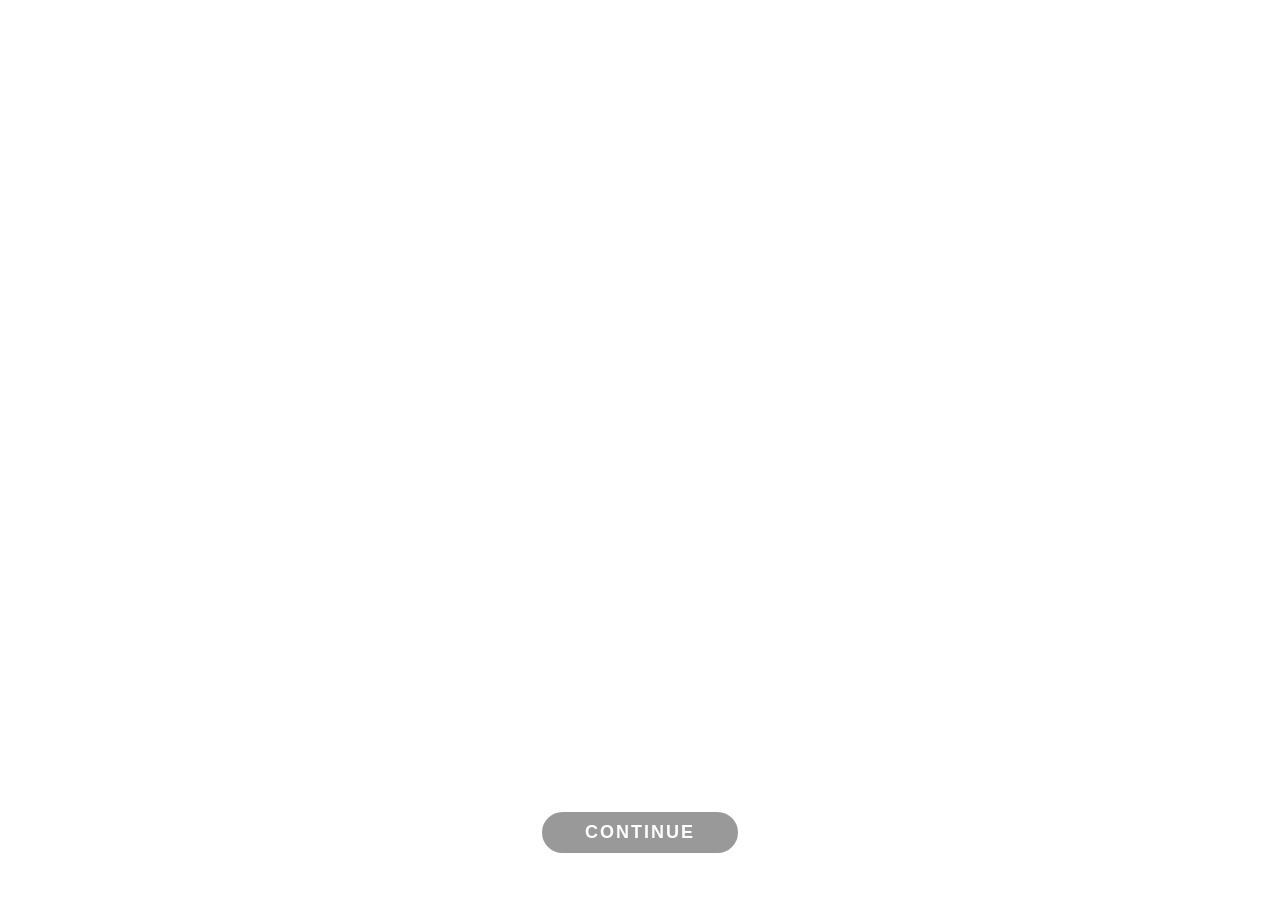
<file: index.html>
<!DOCTYPE html>
<html lang="en">
<head>
    <meta charset="UTF-8">
    <meta name="viewport" content="width=device-width, initial-scale=1.0">
    <title>Document</title>
    <link rel="stylesheet" href="style.css">
    <link rel="preconnect" href="https://fonts.googleapis.com">
<link rel="preconnect" href="https://fonts.gstatic.com" crossorigin>
<link href="https://fonts.googleapis.com/css2?family=Bebas+Neue&family=Dancing+Script:wght@400..700&display=swap" rel="stylesheet">
</head>
<body>
    <div class="pages">
        <video autoplay muted loop id="bg-video">
            <source src="earthvid.mp4" type="video/mp4">
        </video>
        
        <h1 style="margin:0; letter-spacing: 2px; font-size: clamp(20px, 5vw, 35px); color: white; font-family: 'Poppins', sans-serif;"> HAPPY </h1>
        <h1 style="margin:0; letter-spacing: 2px; font-size: clamp(20px, 5vw, 35px); color: white; font-family: 'Poppins', sans-serif;"> WORLD ENVIRONMENT DAY </h1>
       
       <button class="nav-btn">
        <a href="intropage.html">CONTINUE</a></button>
   </div>
</body>
</file>
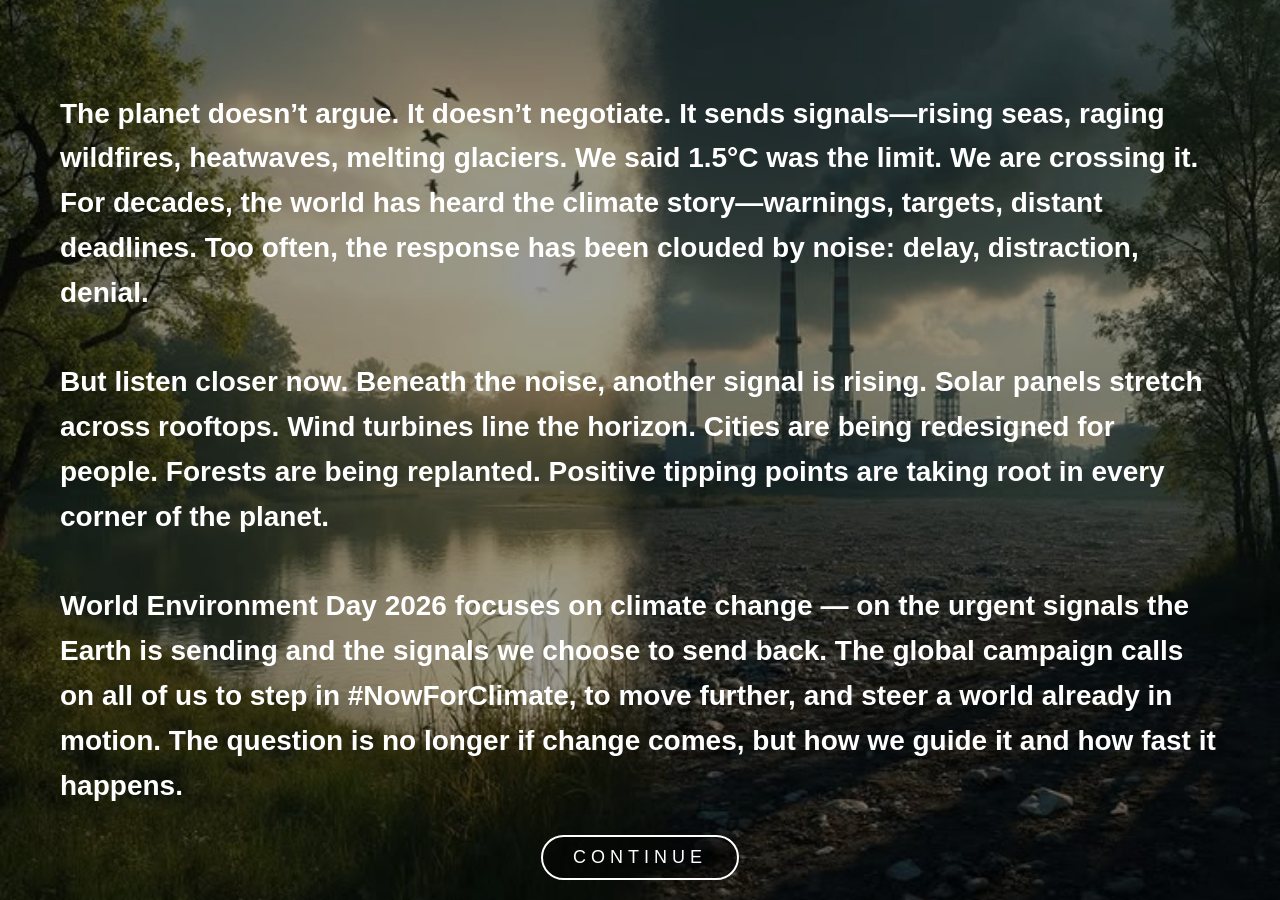
<file: intropage.html>
<!DOCTYPE html>
<html lang="en">
<head>
    <meta charset="UTF-8">
    <meta name="viewport" content="width=device-width, initial-scale=1.0">
    <title>Document</title>
    <link rel="stylesheet" href="style.css">
    <link rel="preconnect" href="https://fonts.googleapis.com">
<link rel="preconnect" href="https://fonts.gstatic.com" crossorigin>
<link href="https://fonts.googleapis.com/css2?family=Bebas+Neue&family=Dancing+Script:wght@400..700&display=swap" rel="stylesheet">
</head>
<body>
    <div class="intropage">
    <h2 style="line-height: 1.6; font-size: clamp(14px, 3.5vw, 28px); padding: 20px; overflow-y: auto;">
    The planet doesn’t argue. It doesn’t negotiate. It sends signals—rising seas, raging wildfires, heatwaves, melting glaciers. 
    We said 1.5°C was the limit. We are crossing it.
    <br>
    For decades, the world has heard the climate story—warnings, targets, distant deadlines. Too often, the response has been 
    clouded by noise: delay, distraction, denial.
    <br>
    <br>
    But listen closer now. Beneath the noise, another signal is rising. Solar panels stretch across rooftops. Wind turbines line 
    the horizon. Cities are being redesigned for people. Forests are being replanted. Positive tipping points are taking root in 
    every corner of the planet.
    <br>
    <br>
    World Environment Day 2026 focuses on climate change — on the urgent signals the Earth is sending and the signals we choose 
    to send back. The global campaign calls on all of us to step in #NowForClimate, to move further, and steer a world already 
    in motion. The question is no longer if change comes, but how we guide it and how fast it happens.
    </h2>
    <button style="position: absolute; bottom: 20px; left: 50%; transform: translateX(-50%); background: rgba(0,0,0,0.4); z-index: 10;">
        <a href="options.html">CONTINUE</a>
        </button>
    </div>
</body>
</file>
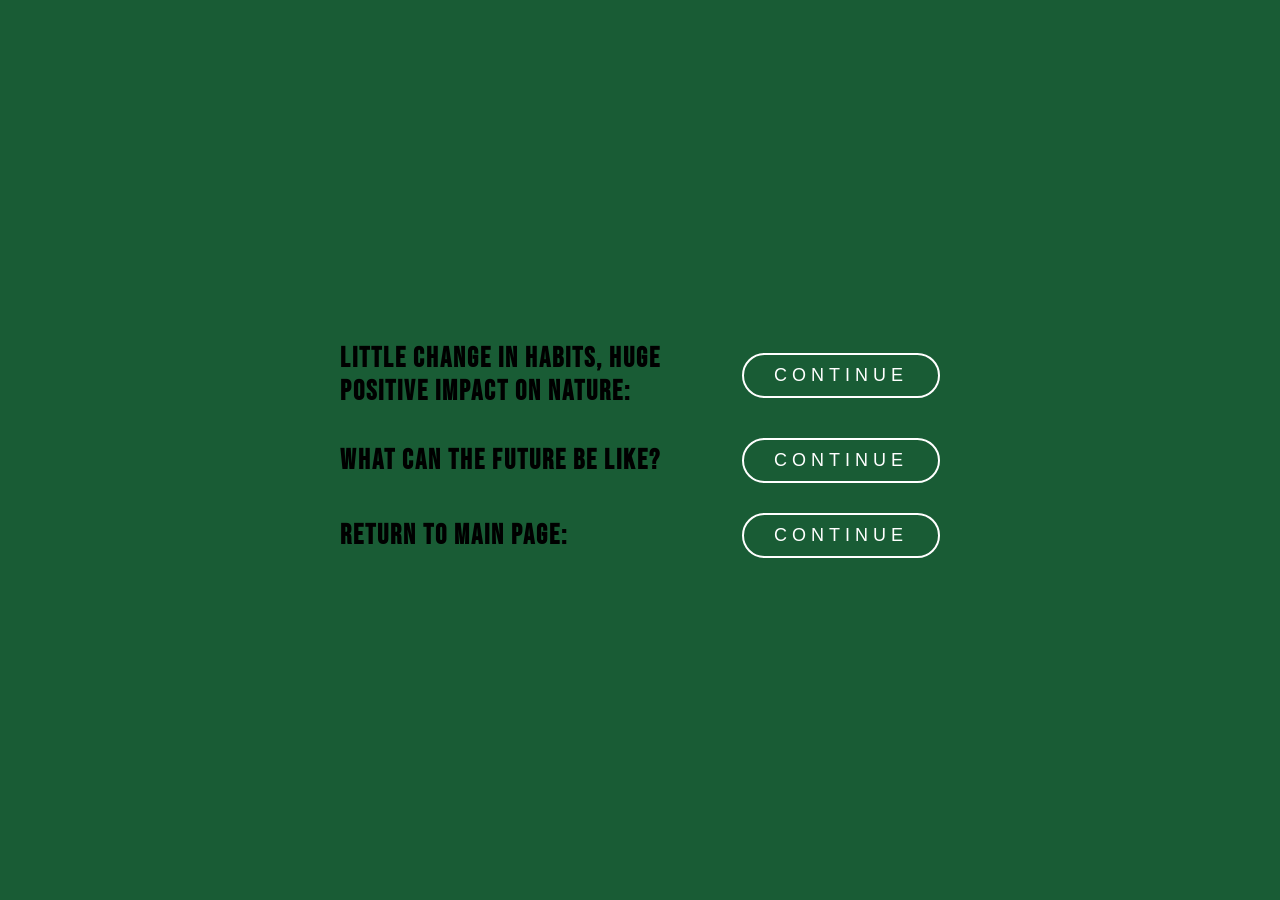
<file: options.html>
<!DOCTYPE html>
<html lang="en">
<head>
    <meta charset="UTF-8">
    <meta name="viewport" content="width=device-width, initial-scale=1.0">
    <title>Document</title>
    <link rel="stylesheet" href="style.css">
    <link rel="preconnect" href="https://fonts.googleapis.com">
    <link rel="preconnect" href="https://fonts.gstatic.com" crossorigin>
    <link href="https://fonts.googleapis.com/css2?family=Bebas+Neue&family=Dancing+Script:wght@400..700&display=swap" rel="stylesheet">
</head>
<body>
    <div class="slides" style="background-color: rgb(25, 92, 53); flex-direction: column; justify-content: center; gap: 30px; padding: 40px 20px;">

        <div style="display: flex; align-items: center; justify-content: space-between; width: min(80vw, 600px); gap: 20px;">
            <h1 style="font-family: 'Bebas Neue'; font-size: clamp(16px, 3vw, 28px); letter-spacing: 2px; flex: 1; color: black;">Little change in habits, huge positive impact on nature:</h1>
            <button class="b"><a href="ways.html">CONTINUE</a></button>
        </div>

        <div style="display: flex; align-items: center; justify-content: space-between; width: min(80vw, 600px); gap: 20px;">
            <h1 style="font-family: 'Bebas Neue'; font-size: clamp(16px, 3vw, 28px); letter-spacing: 2px; flex: 1; color: black;">What can the future be like?</h1>
            <button class="b"><a href="video.html">CONTINUE</a></button>
        </div>

        <div style="display: flex; align-items: center; justify-content: space-between; width: min(80vw, 600px); gap: 20px;">
            <h1 style="font-family: 'Bebas Neue'; font-size: clamp(16px, 3vw, 28px); letter-spacing: 2px; flex: 1; color: black;">Return to main page:</h1>
            <button class="b"><a href="index.html">CONTINUE</a></button>
        </div>

    </div>
</body>
</html>
</file>
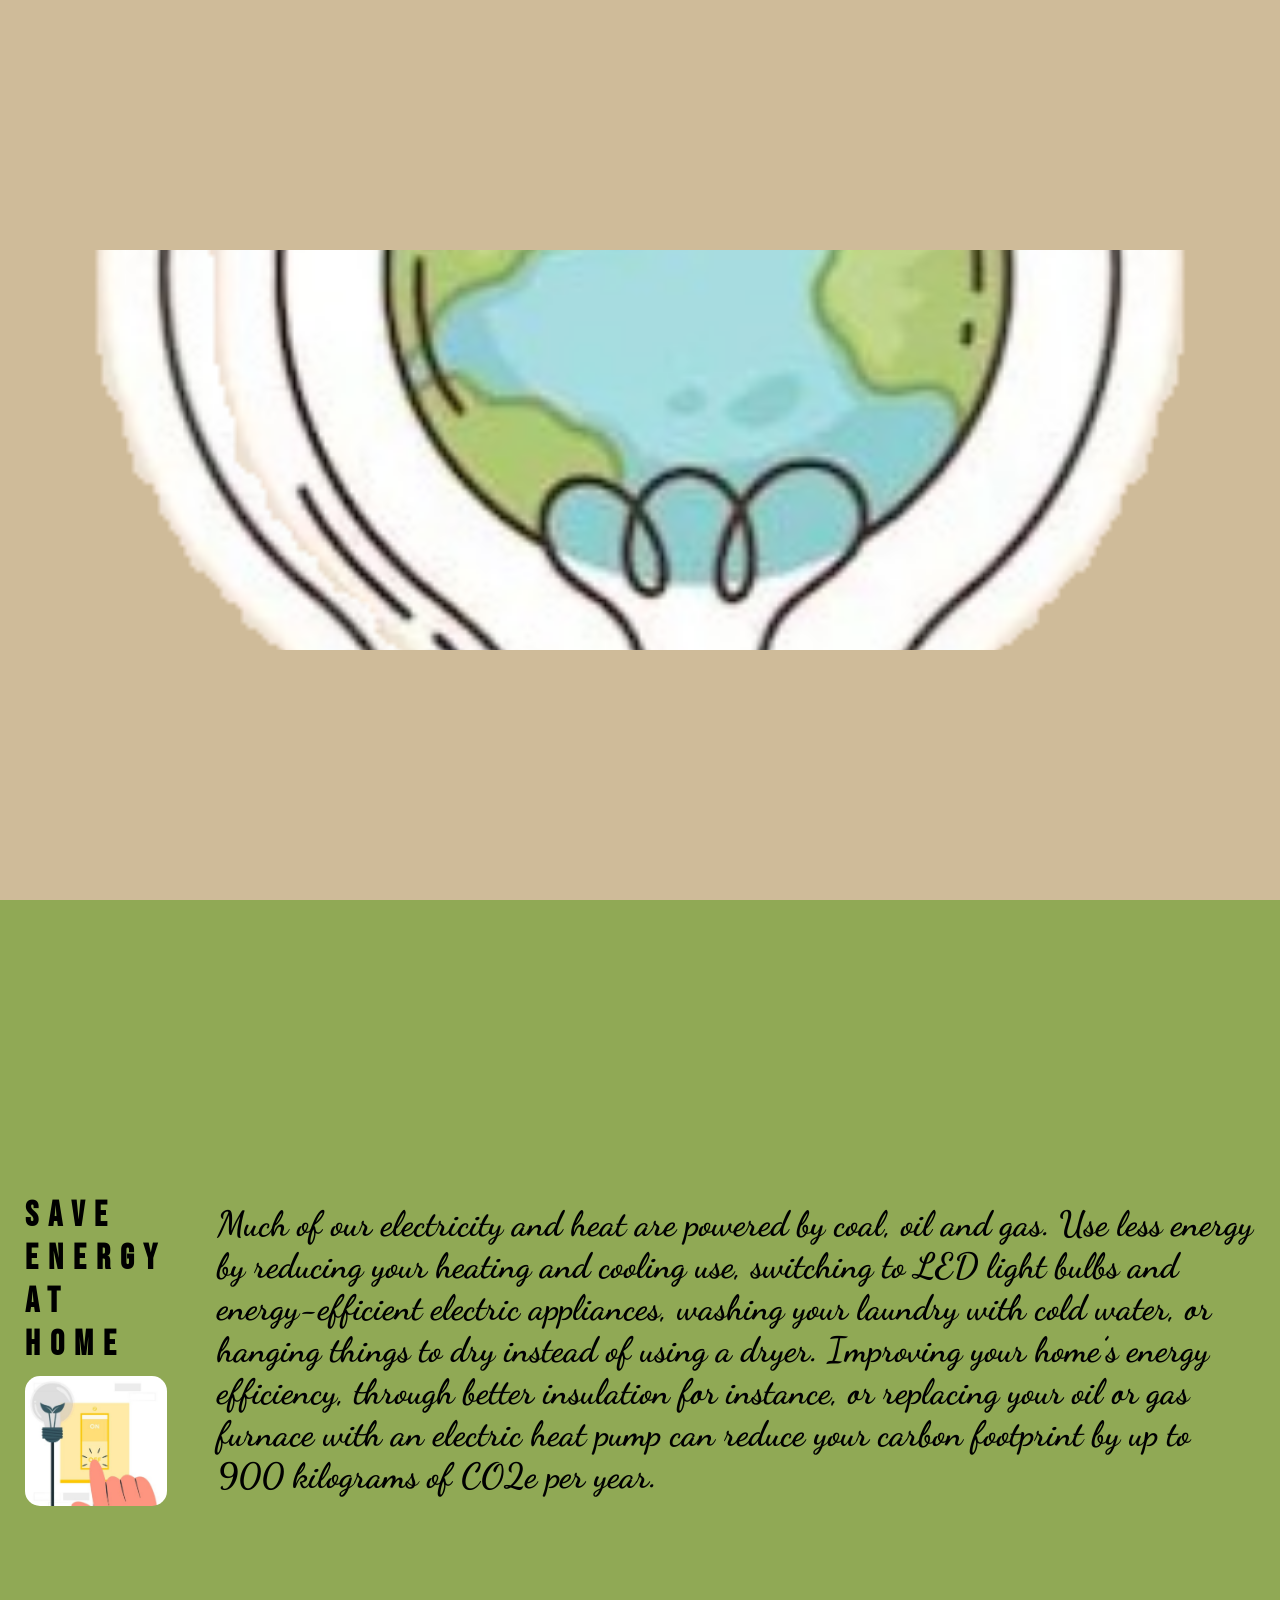
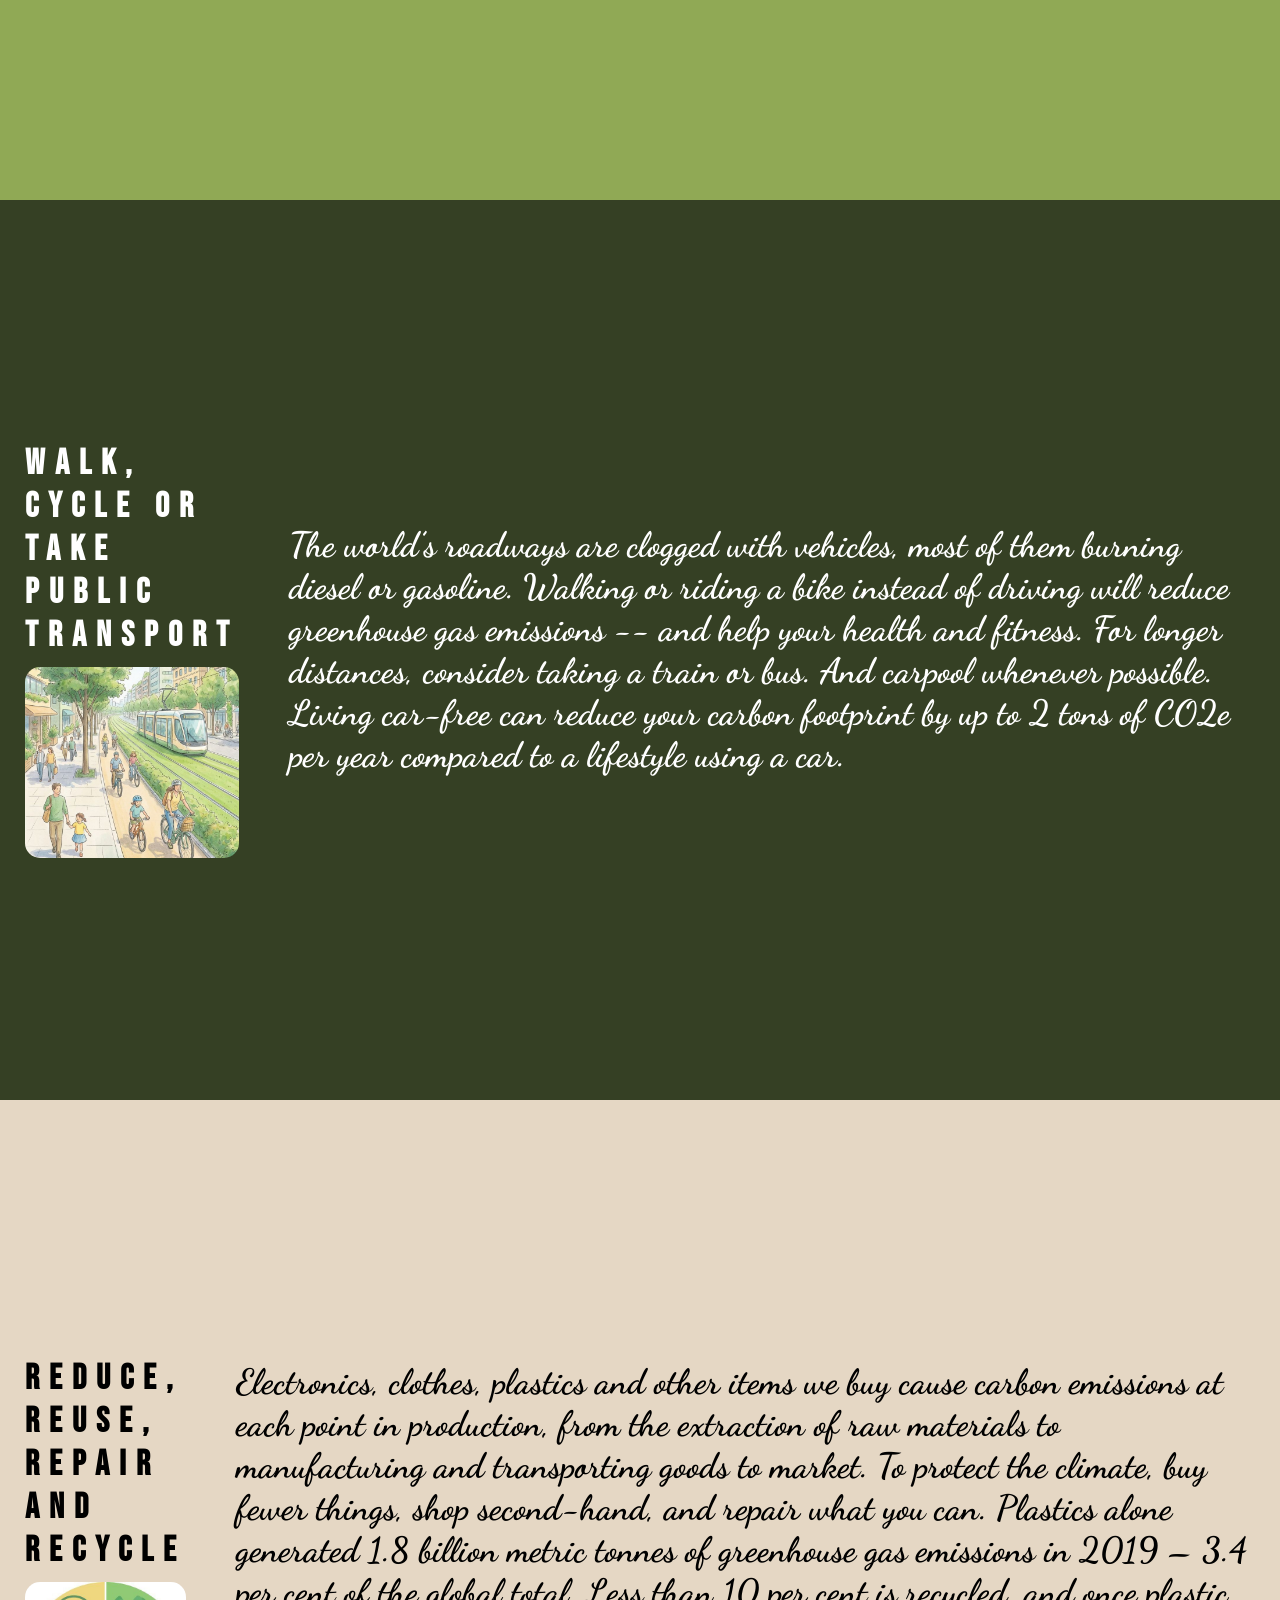
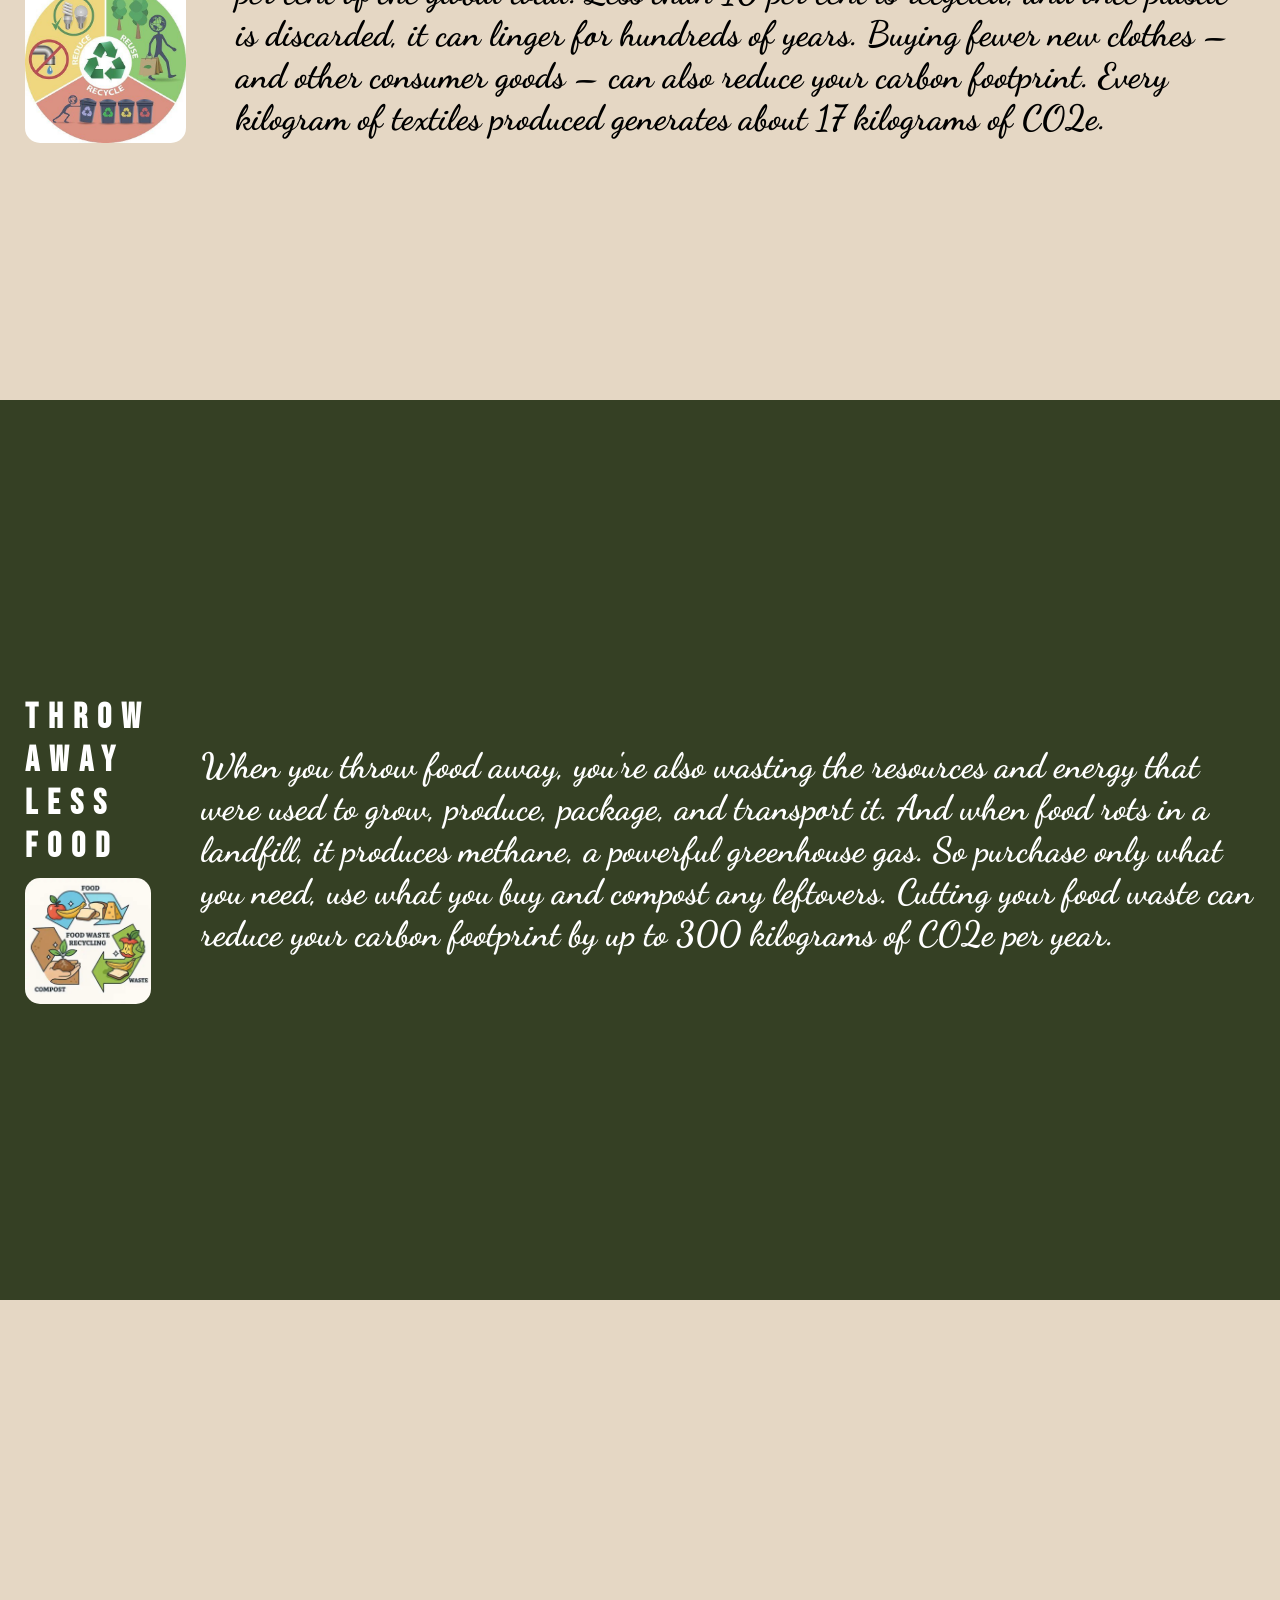
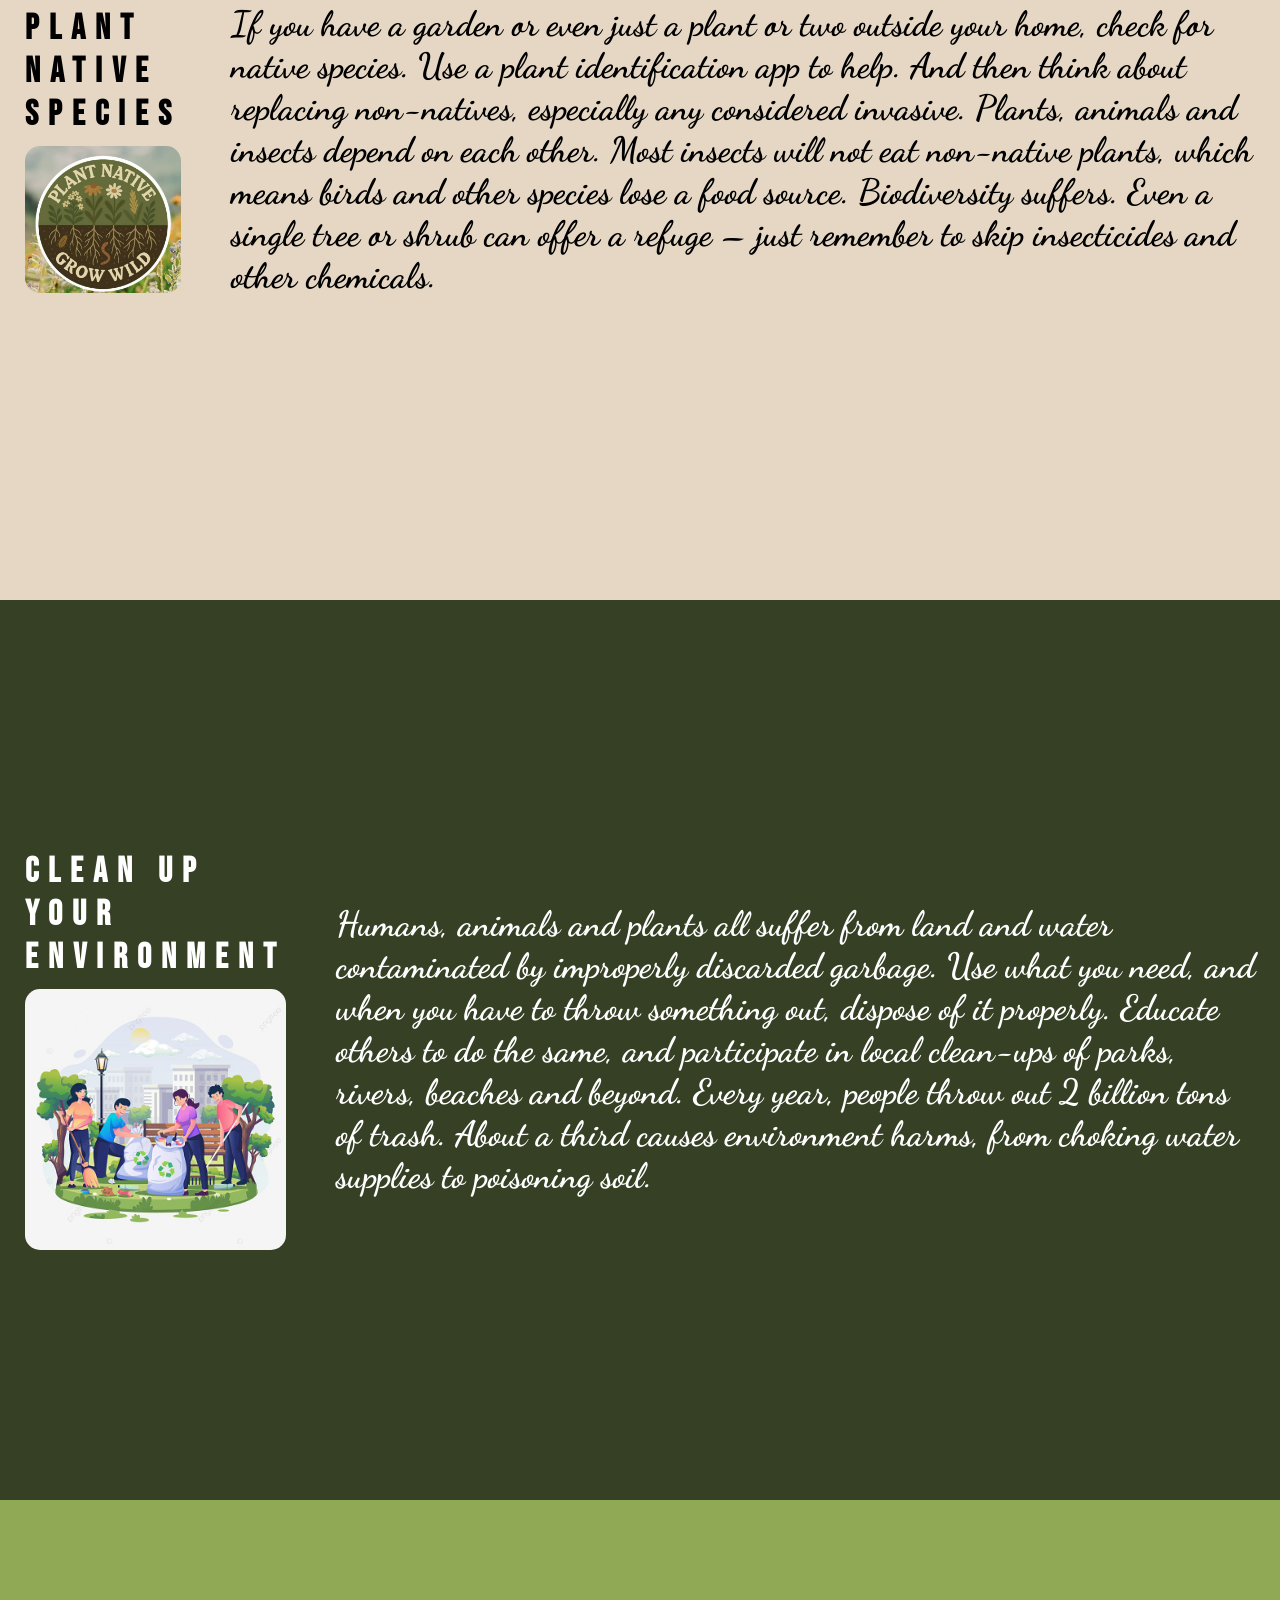
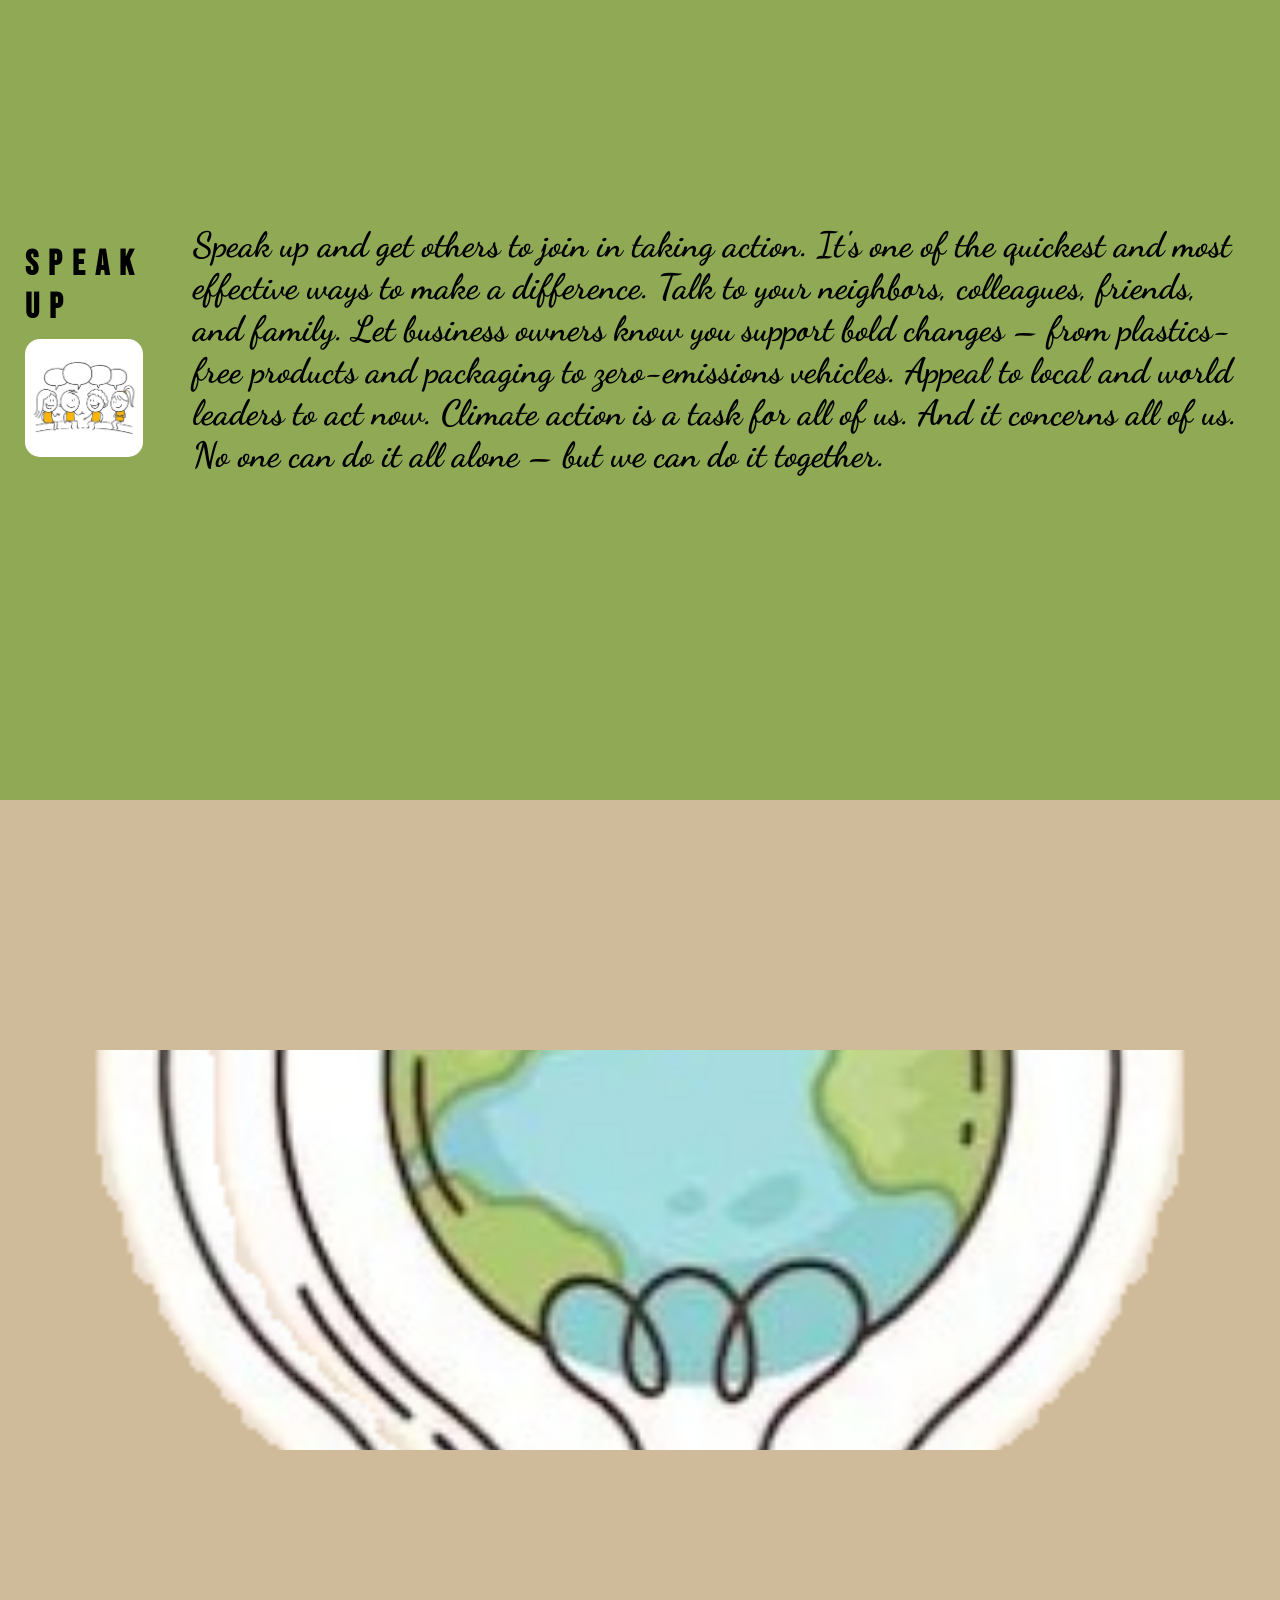
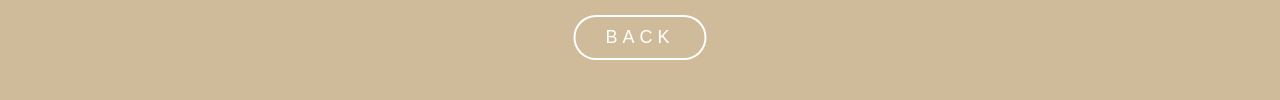
<file: ways.html>
<!DOCTYPE html>
<html lang="en">
<head>
    <meta charset="UTF-8">
    <meta name="viewport" content="width=device-width, initial-scale=1.0">
    <title>Document</title>
    <link rel="stylesheet" href="style.css">
    <link rel="preconnect" href="https://fonts.googleapis.com">
<link rel="preconnect" href="https://fonts.gstatic.com" crossorigin>
<link href="https://fonts.googleapis.com/css2?family=Bebas+Neue&family=Dancing+Script:wght@400..700&display=swap" rel="stylesheet">
</head>
<body>
   
    <div class="container">
    
        <div class="slides" style="background-color: #CFBB99;">

           <img style="height: auto; max-height: 400px; width: 100%; object-fit: cover;" class="earth-left" src="earth_bulb-1.png">
           <h1 style="border: 3px solid white; text-align: center; padding: 3px;">
            LET'S DO SOMETHING
            <br> FOR A BETTER TOMMOROW
        </h1>
           <img style="height: auto; max-height: 400px; width: 100%; object-fit: cover;" class="earth-right" src="earth_bulb-1.png">
        </div>

        <div class="slides" style="background-color: #90A955;">
            <div style="display: flex; flex-direction: column; align-items: center; gap: 10px; position: relative; z-index: 1;">
            <h1> Save energy at home </h1>
            <img style="height: auto; max-height: 400px; width: 100%; object-fit: cover;" src="saveenergy.jpeg">
            </div>
             <h2 style="font-size: 35px; color: black;">
                Much of our electricity and heat are powered by coal, oil and gas. Use less energy by reducing your heating 
                and cooling use, switching to LED light bulbs and energy-efficient electric appliances, washing your laundry 
                with cold water, or hanging things to dry instead of using a dryer. Improving your home’s energy efficiency, 
                through better insulation for instance, or replacing your oil or gas furnace with an electric heat pump can 
                reduce your carbon footprint by up to 900 kilograms of CO2e per year. 
            </h2>
        </div>

        <div class="slides" style="background-color: #354024 ;">
            <div style="display: flex; flex-direction: column; align-items: center; gap: 10px; position: relative; z-index: 1;">
            <h1 style="color: white;"> Walk, cycle or take public transport </h1>
            <img style="height: auto; max-height: 400px; width: 100%; object-fit: cover;" style="height: 500px;" src="eco transport.jpg">
            </div>
             <h2 style="font-size: 35px; color: white;">
                The world’s roadways are clogged with vehicles, most of them burning diesel or gasoline. Walking or riding a bike 
                instead of driving will reduce greenhouse gas emissions -- and help your health and fitness. For longer distances,
                consider taking a train or bus. And carpool whenever possible. Living car-free can reduce your carbon footprint by
                up to 2 tons of CO2e per year compared to a lifestyle using a car.
            </h2>
        </div>

        <div class="slides" style="background-color:#E5D7C4 ;">
            <div style="display: flex; flex-direction: column; align-items: center; gap: 10px; position: relative; z-index: 1;">
            <h1> Reduce, reuse, repair and recycle </h1>
            <img style="height: auto; max-height: 400px; width: 100%; object-fit: cover;" style="height: 500px;" src="3R.jpg">
            </div>
             <h2 style="font-size: 35px; color: black;">
                Electronics, clothes, plastics and other items we buy cause carbon emissions at each point in production, from 
                the extraction of raw materials to manufacturing and transporting goods to market. To protect the climate, buy 
                fewer things, shop second-hand, and repair what you can. Plastics alone generated 1.8 billion metric tonnes of 
                greenhouse gas emissions in 2019 – 3.4 per cent of the global total. Less than 10 per cent is recycled, and once 
                plastic is discarded, it can linger for hundreds of years. Buying fewer new clothes – and other consumer goods –
                can also reduce your carbon footprint. Every kilogram of textiles produced generates about 17 kilograms of CO2e.
            </h2>
        </div>

        <div class="slides" style="background-color: #354024 ;">
            <div style="display: flex; flex-direction: column; align-items: center; gap: 10px; position: relative; z-index: 1;">
            <h1 style="color: white;"> Throw away less food </h1>
            <img style="height: auto; max-height: 400px; width: 100%; object-fit: cover;" src="nowastefood.jpg">
            </div>
             <h2 style="font-size: 35px; color: white;">
                When you throw food away, you're also wasting the resources and energy that were used to grow, produce, package,
                and transport it. And when food rots in a landfill, it produces methane, a powerful greenhouse gas. So purchase 
                only what you need, use what you buy and compost any leftovers. Cutting your food waste can reduce your carbon 
                footprint by up to 300 kilograms of CO2e per year.
            </h2>
        </div>

         <div class="slides" style="background-color:#E5D7C4 ;">
            <div style="display: flex; flex-direction: column; align-items: center; gap: 10px; position: relative; z-index: 1;">
            <h1> Plant native species </h1>
            <img style="height: auto; max-height: 400px; width: 100%; object-fit: cover;" src="plantnative.jpg">
            </div>
             <h2 style="font-size: 35px; color: black;">
                If you have a garden or even just a plant or two outside your home, check for native species. Use a plant 
                identification app to help. And then think about replacing non-natives, especially any considered invasive. 
                Plants, animals and insects depend on each other. Most insects will not eat non-native plants, which means birds 
                and other species lose a food source. Biodiversity suffers. Even a single tree or shrub can offer a refuge – just 
                remember to skip insecticides and other chemicals.
            </h2>
        </div>

         <div class="slides" style="background-color: #354024 ;">
            <div style="display: flex; flex-direction: column; align-items: center; gap: 10px; position: relative; z-index: 1;">
            <h1 style="color: white;"> Clean up your environment </h1>
            <img style="height: auto; max-height: 400px; width: 100%; object-fit: cover;" src="clean.jpg">
            </div>
             <h2 style="font-size: 35px; color: white;">
                Humans, animals and plants all suffer from land and water contaminated by improperly discarded garbage. Use what 
                you need, and when you have to throw something out, dispose of it properly. Educate others to do the same, and 
                participate in local clean-ups of parks, rivers, beaches and beyond. Every year, people throw out 2 billion tons 
                of trash. About a third causes environment harms, from choking water supplies to poisoning soil.
            </h2>
        </div>
        
        <div class="slides" style="background-color: #90A955;">
            <div style="display: flex; flex-direction: column; align-items: center; gap: 10px; position: relative; z-index: 1;">
            <h1> Speak up </h1>
            <img style="height: auto; max-height: 400px; width: 100%; object-fit: cover;" src="speak.jpg">
            </div>
             <h2 style="font-size: 35px; color: black;">
                 Speak up and get others to join in taking action. It's one of the quickest and most effective ways to make a 
                difference. Talk to your neighbors, colleagues, friends, and family. Let business owners know you support bold 
                changes – from plastics-free products and packaging to zero-emissions vehicles. Appeal to local and world leaders 
                to act now. Climate action is a task for all of us. And it concerns all of us. No one can do it all alone – but 
                we can do it together. 
            </h2>
        </div>

        

        <div class="slides" style="background-color: #CFBB99;">

           <img style="height: auto; max-height: 400px; width: 100%; object-fit: cover;" class="earth-left" src="earth_bulb-1.png">
           <h1 style="border: 3px solid white; padding: 3px;">
            THANK YOU</h1>
           <img style="height: auto; max-height: 400px; width: 100%; object-fit: cover;" class="earth-right" src="earth_bulb-1.png">
            <button style="position: absolute; bottom: 40px; left: 50%;"
        ><a href="options.html">BACK</a></button>
        </div>


    </div>
</body>
</html>
</file>
<file: style.css>
*{
   margin: 0;
   padding: 0;
   font-family: 'Poppins', sans-serif;
   box-sizing: border-box;
}

.container {
    width: 100%;
    height: 100vh;
}

.slides, .pages {
    width: 100%;
    height: 100vh;
    display: flex;
    align-items: center;
    justify-content: center;
    gap: 50px;
    color: black;
    position: relative;
    overflow: hidden;
    padding: 25px;
    text-align: left;
}

.slides img:not(.earth-left):not(.earth-right) {
    position: relative;
    z-index: 1;
    height: 450px;
    object-fit: cover;
    border-radius: 15px;
} 

.slides h2 {
    position: relative;
    z-index: 1;
    color: black;
    font-family: "Dancing Script", cursive;
    font-size: 30px;
    font-weight: weight;
    font-style: normal;
}

.slides h1 {
    position: relative;
    z-index: 1;
    color: black;
    font-family: "Bebas Neue", sans-serif;
    font-optical-sizing: auto;
    font-weight: weight;
    font-style: normal;
    letter-spacing: 10px;
    font-size: 35px;
}

.earth-left,
.earth-right {
    position: absolute;
    width: 280px;
    top: 50%;
    transform: translateY(-50%);
    z-index: 2;
    animation: float 3s ease-in-out infinite;
}

.earth-left {
    left: 40px;
    transform: translateY(-50%) scaleX(-1);
    animation-name: float-left;
}

.earth-right {
    right: 40px;
}

@keyframes float {
    0%, 100% { transform: translateY(-50%); }
    50%       { transform: translateY(calc(-50% - 18px)); }
}

@keyframes float-left {
    0%, 100% { transform: translateY(-50%) scaleX(-1); }
    50%       { transform: translateY(calc(-50% - 18px)) scaleX(-1); }
}

.slide-left {
    justify-content: flex-start;
    padding-left: 8%;
}

#bg-video {
    position: absolute;
    top: 0;
    left: 0;
    width: 100%;
    height: 100%;
    object-fit: cover;
    z-index: 0;
}

.pages {
    position: relative;
    width: 100%;
    height: 100vh;
    overflow: hidden;
    display: flex;
    flex-direction: column;
    align-items: center;
    justify-content: center;
    
}

.pages h1, .pages button {
    position: relative;
    z-index: 1;
    font-family: 'Poppins', sans-serif;
}

.intropage {
    position: relative;
    padding: 40px;
    width: 100%;
    height: 100vh;
    overflow: hidden;
    display: flex;
    flex-direction: column;
    align-items: center;
    justify-content: center;
    background-image: url("climate.jpeg");
    background-size: cover;
    background-position: center;
}

.intropage::before {
    content: '';
    position: absolute;
    top: 0;
    left: 0;
    width: 100%;
    height: 100%;
    background: rgba(0, 0, 0, 0.4);
    z-index: 0;
}

.intropage h2, .intropage button {
    position: relative;
    z-index: 1;
    color: white;
}

button {
    position: absolute;
    bottom: 40px;
    left: 50%;
    transform: translateX(-50%);
    background: transparent;
    border: 2px solid white;
    color: white;
    padding: 10px 30px;
    font-size: 18px;
    letter-spacing: 5px;
    cursor: pointer;
    border-radius: 25px;
}

button a {
    color: white;
    text-decoration: none;
}

button:hover {
    background: rgba(255, 255, 255, 0.2);
    transition: 0.3s;
}

.b {
    position: static !important;
    transform: none !important;
    bottom: auto !important;
    left: auto !important;
    flex-shrink: 0;
}

@media screen and (max-width: 768px) {

  .slides h1 {
    font-size: clamp(14px, 3.5vw, 24px) !important;
    letter-spacing: 2px !important;
    word-break: break-word;
  }

  .slides h2 {
    font-size: clamp(13px, 3vw, 18px) !important;
    line-height: 1.6 !important;
    letter-spacing: normal !important;
  }

  .slides {
    height: auto !important;
    min-height: 100vh;
    padding: 20px !important;
    flex-direction: column !important;
  }

  /* Stack the image+title div vertically */
  .slides > div {
    flex-direction: column !important;
    width: 100% !important;
    align-items: center !important;
  }

  /* Fix images in ways.html */
  .slides img:not(.earth-left):not(.earth-right) {
    width: 60% !important;
    height: auto !important;
    max-height: 200px;
    object-fit: cover;
    margin: 0 auto;
  }

  /* Fix floating earth images */
  .earth-left,
  .earth-right {
    width: clamp(50px, 10vw, 100px) !important;
  }

  /* Fix button overlapping text */
  button {
    position: static !important;
    transform: none !important;
    bottom: auto !important;
    left: auto !important;
    margin-top: 20px !important;
    width: 80% !important;
    display: block;
    margin-left: auto !important;
    margin-right: auto !important;
  }

  .b {
    position: static !important;
    transform: none !important;
    bottom: auto !important;
    left: auto !important;
    flex-shrink: 0;
  }

  .intropage {
  overflow-y: scroll !important;
  height: auto !important;
  min-height: 100vh;
  padding-bottom: 80px !important;
}

.intropage h2 {
  font-size: clamp(13px, 3vw, 22px) !important;
  line-height: 1.6 !important;
  padding: 15px !important;
}

}

@media screen and (max-height: 500px) and (orientation: landscape) {
  .slides {
    height: auto !important;
    min-height: 100vh;
    flex-direction: row !important;
    flex-wrap: wrap;
    padding: 15px !important;
  }

  .slides > div {
    width: 45% !important;
    flex-direction: column !important;
  }

  .slides h1 {
    font-size: clamp(12px, 2vw, 18px) !important;
    letter-spacing: 1px !important;
  }

  .slides h2 {
    font-size: clamp(11px, 1.8vw, 16px) !important;
  }

  .slides img:not(.earth-left):not(.earth-right) {
    max-height: 150px !important;
    width: 100% !important;
  }

  .earth-left, .earth-right {
    width: 80px !important;
    height: 80px !important;
    object-fit: contain !important;
}
}

/* Base styles for your action buttons */
.nav-btn {
    position: absolute !important; /* Forces it to override conflicting media queries */
    bottom: 5% !important;        /* Keeps it perfectly uniform and low on the screen */
    left: 50% !important;
    transform: translateX(-50%) !important;
    background: rgba(0, 0, 0, 0.4);
    z-index: 10;
    
    /* Make sure it has a nice consistent width */
    width: 200px; 
    border-radius: 25px;
    border: 2px solid #fff;
    padding: 10px 0;
}

/* Ensure the link inside takes up the full button space */
.nav-btn a {
    color: #fff;
    text-decoration: none;
    display: block;
    width: 100%;
    font-weight: bold;
    letter-spacing: 2px;
}
</file>
